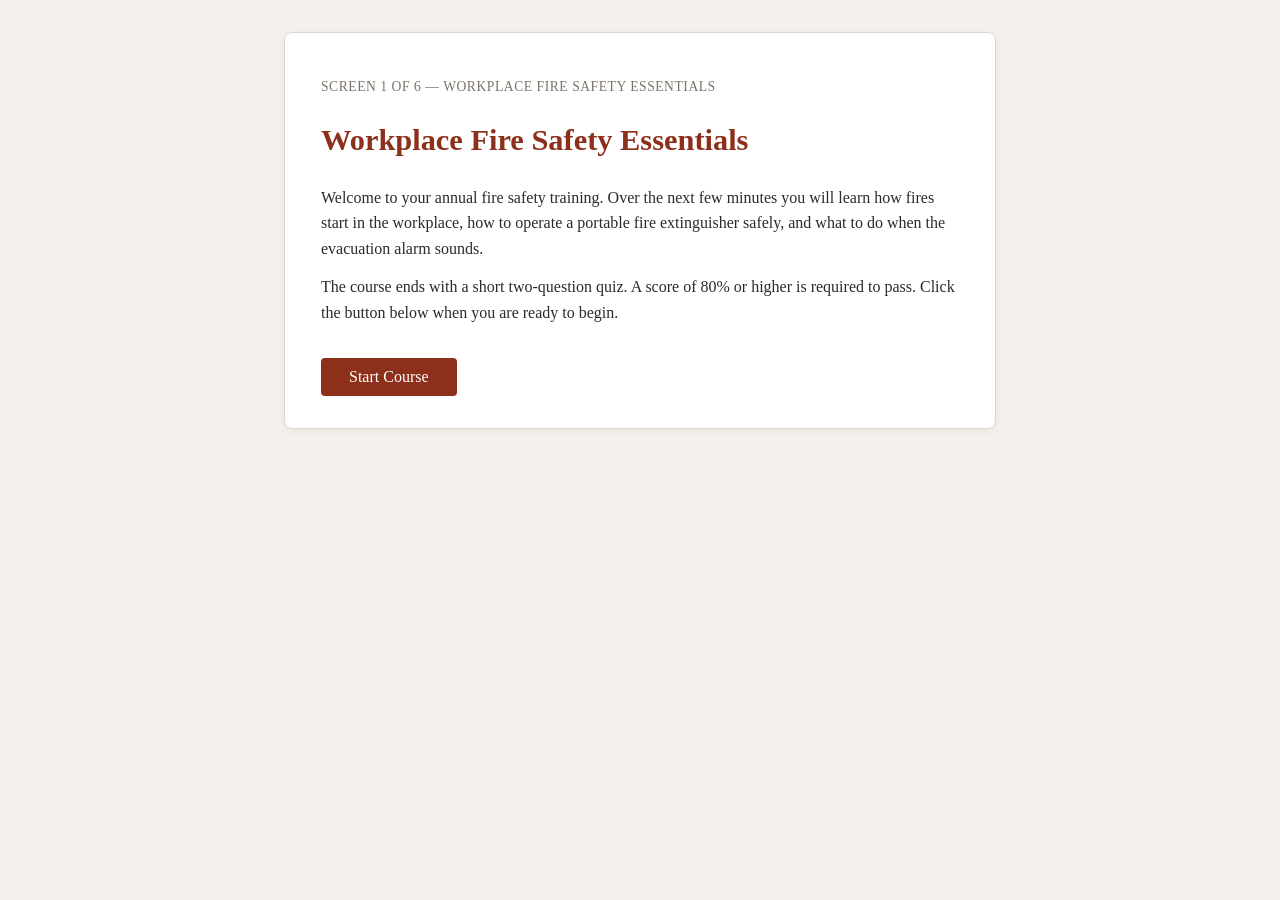
<file: tests/fixtures/src/course_basic_12/index.html>
<!DOCTYPE html>
<html lang="en">
<head>
  <meta charset="UTF-8">
  <meta name="viewport" content="width=device-width, initial-scale=1.0">
  <title>Workplace Fire Safety Essentials</title>
  <link rel="stylesheet" href="style.css">
</head>
<body>
  <div id="app">
    <noscript>This course requires JavaScript to be enabled.</noscript>
  </div>
  <script src="course.js"></script>
</body>
</html>
</file>
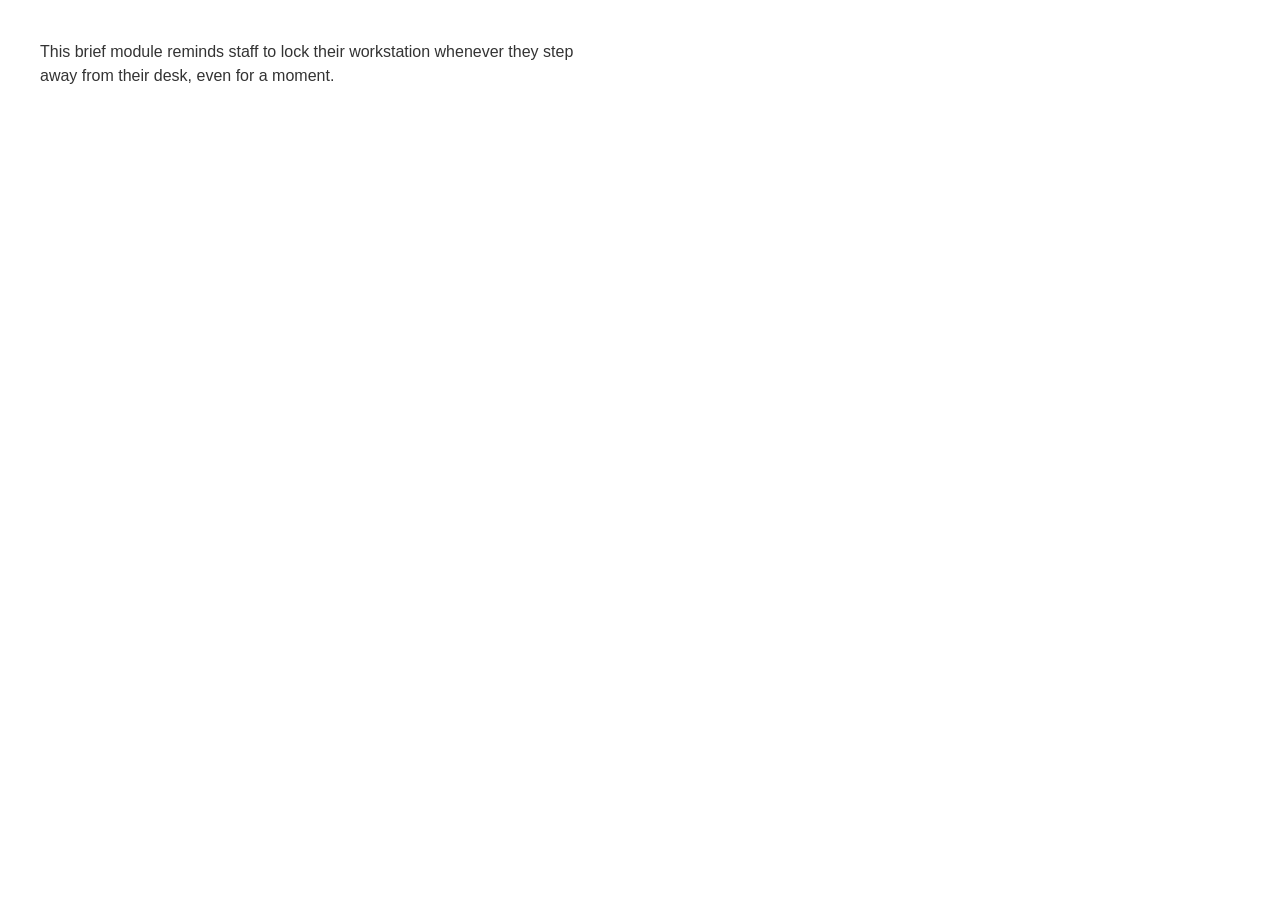
<file: tests/fixtures/src/course_minimal_2004/index.html>
<!DOCTYPE html>
<html lang="en">
<head>
  <meta charset="UTF-8">
  <title>Untitled Module 7</title>
  <style>
    body { font-family: Arial, Helvetica, sans-serif; margin: 40px; color: #333; }
    p { max-width: 560px; line-height: 1.5; }
  </style>
</head>
<body>
  <p>This brief module reminds staff to lock their workstation whenever they step away from their desk, even for a moment.</p>
  <script>
    (function () {
      "use strict";

      function findAPI(win) {
        var tries = 0;
        while ((win.API_1484_11 == null) && (win.parent != null) && (win.parent != win)) {
          tries++;
          if (tries > 500) { return null; }
          win = win.parent;
        }
        return win.API_1484_11;
      }

      function getAPI() {
        var api = null;
        try {
          api = findAPI(window);
          if ((api == null) && (window.opener != null)) {
            api = findAPI(window.opener);
          }
        } catch (e) { api = null; }
        return api;
      }

      var api = getAPI();
      if (api != null) {
        try {
          api.Initialize("");
          api.SetValue("cmi.completion_status", "completed");
          api.Commit("");
          api.Terminate("");
        } catch (e) {
          /* never crash outside an LMS */
        }
      }
    })();
  </script>
</body>
</html>
</file>
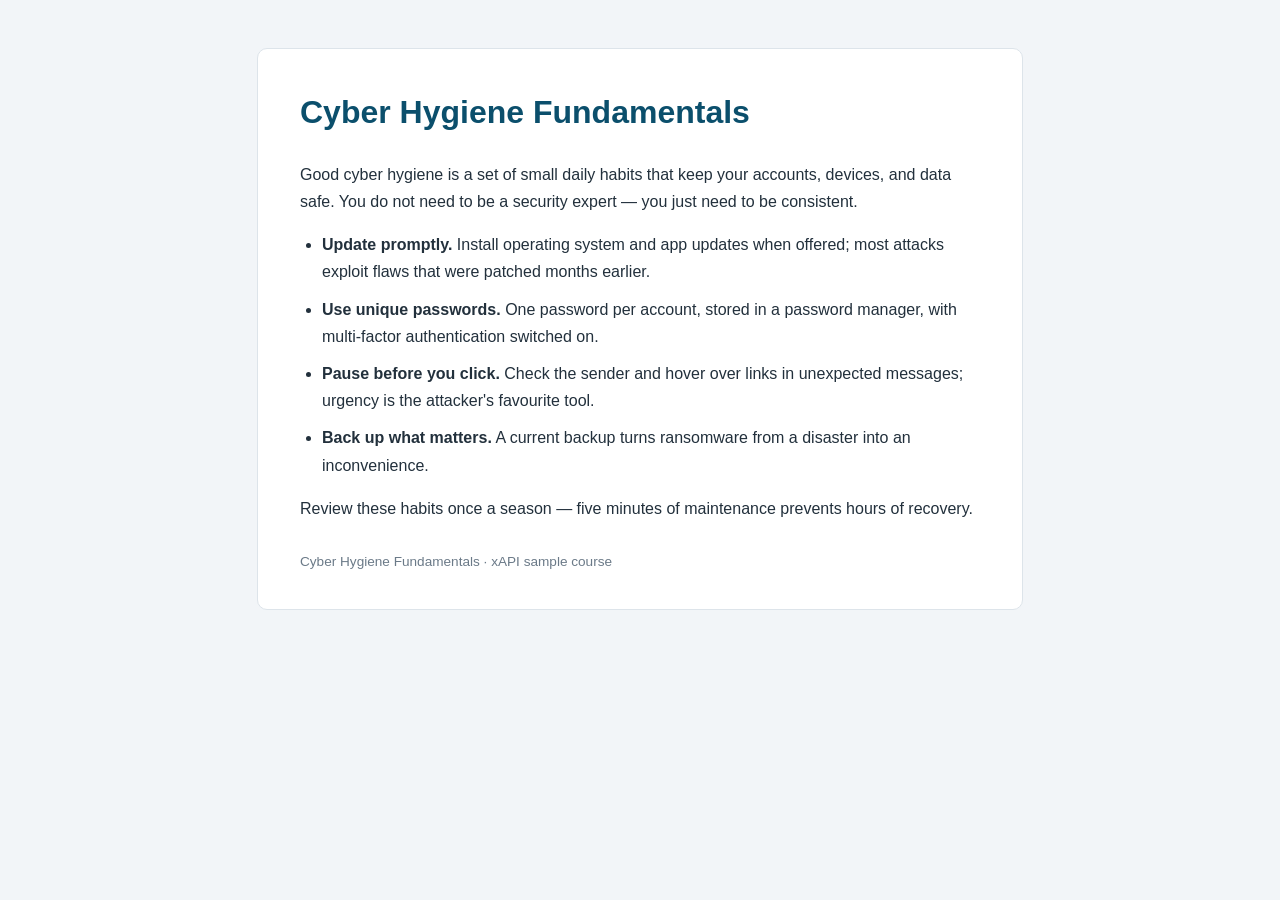
<file: tests/fixtures/src/course_tincan/index.html>
<!DOCTYPE html>
<html lang="en">
<head>
  <meta charset="UTF-8">
  <meta name="viewport" content="width=device-width, initial-scale=1.0">
  <title>Cyber Hygiene Fundamentals</title>
  <style>
    body {
      font-family: "Segoe UI", Arial, Helvetica, sans-serif;
      background: #f2f5f8;
      color: #22303c;
      margin: 0;
      line-height: 1.7;
    }
    .card {
      max-width: 680px;
      margin: 48px auto;
      background: #ffffff;
      border: 1px solid #dde4ea;
      border-radius: 10px;
      padding: 36px 42px;
    }
    h1 { color: #0b4f6c; margin-top: 0; }
    ul { padding-left: 22px; }
    li { margin: 10px 0; }
    footer { color: #6b7a88; font-size: 0.85em; margin-top: 28px; }
  </style>
</head>
<body>
  <div class="card">
    <h1>Cyber Hygiene Fundamentals</h1>
    <p>Good cyber hygiene is a set of small daily habits that keep your accounts, devices,
    and data safe. You do not need to be a security expert &mdash; you just need to be
    consistent.</p>
    <ul>
      <li><strong>Update promptly.</strong> Install operating system and app updates when
      offered; most attacks exploit flaws that were patched months earlier.</li>
      <li><strong>Use unique passwords.</strong> One password per account, stored in a
      password manager, with multi-factor authentication switched on.</li>
      <li><strong>Pause before you click.</strong> Check the sender and hover over links
      in unexpected messages; urgency is the attacker's favourite tool.</li>
      <li><strong>Back up what matters.</strong> A current backup turns ransomware from a
      disaster into an inconvenience.</li>
    </ul>
    <p>Review these habits once a season &mdash; five minutes of maintenance prevents
    hours of recovery.</p>
    <footer>Cyber Hygiene Fundamentals &middot; xAPI sample course</footer>
  </div>
</body>
</html>
</file>
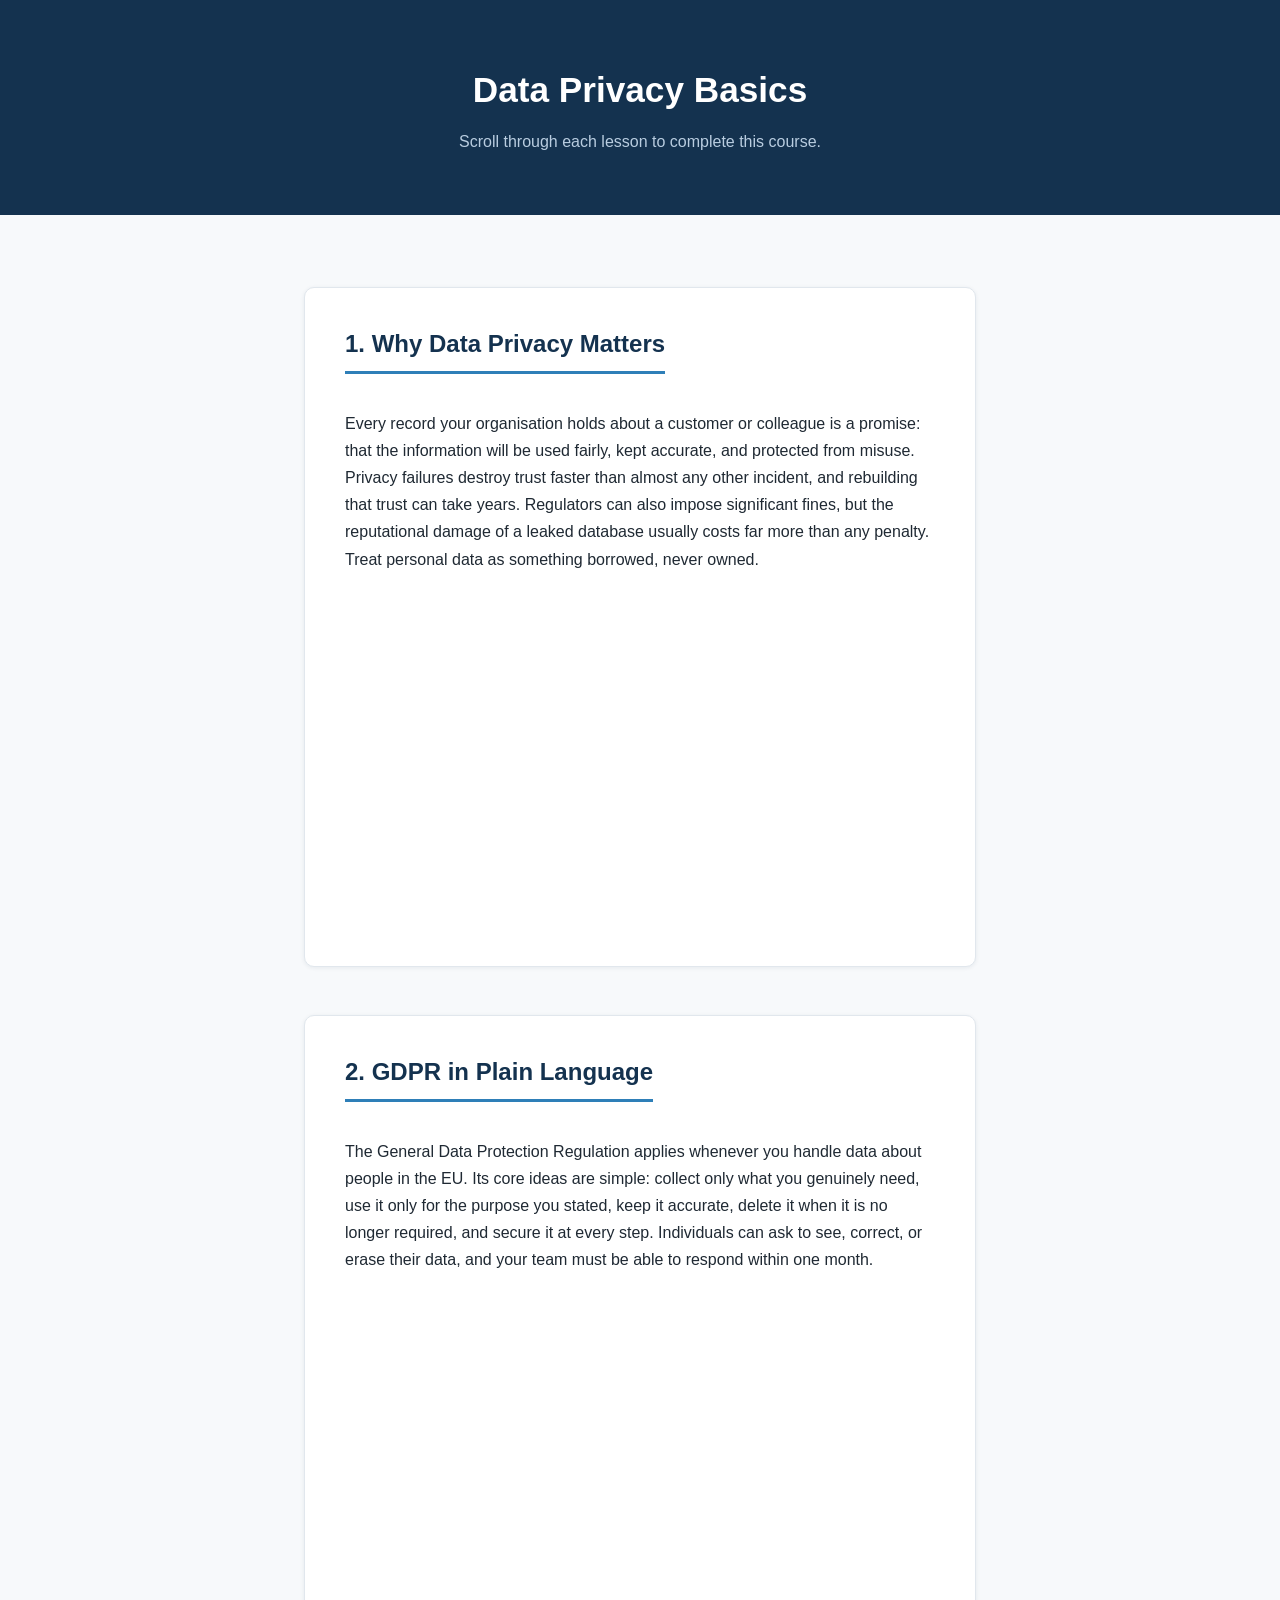
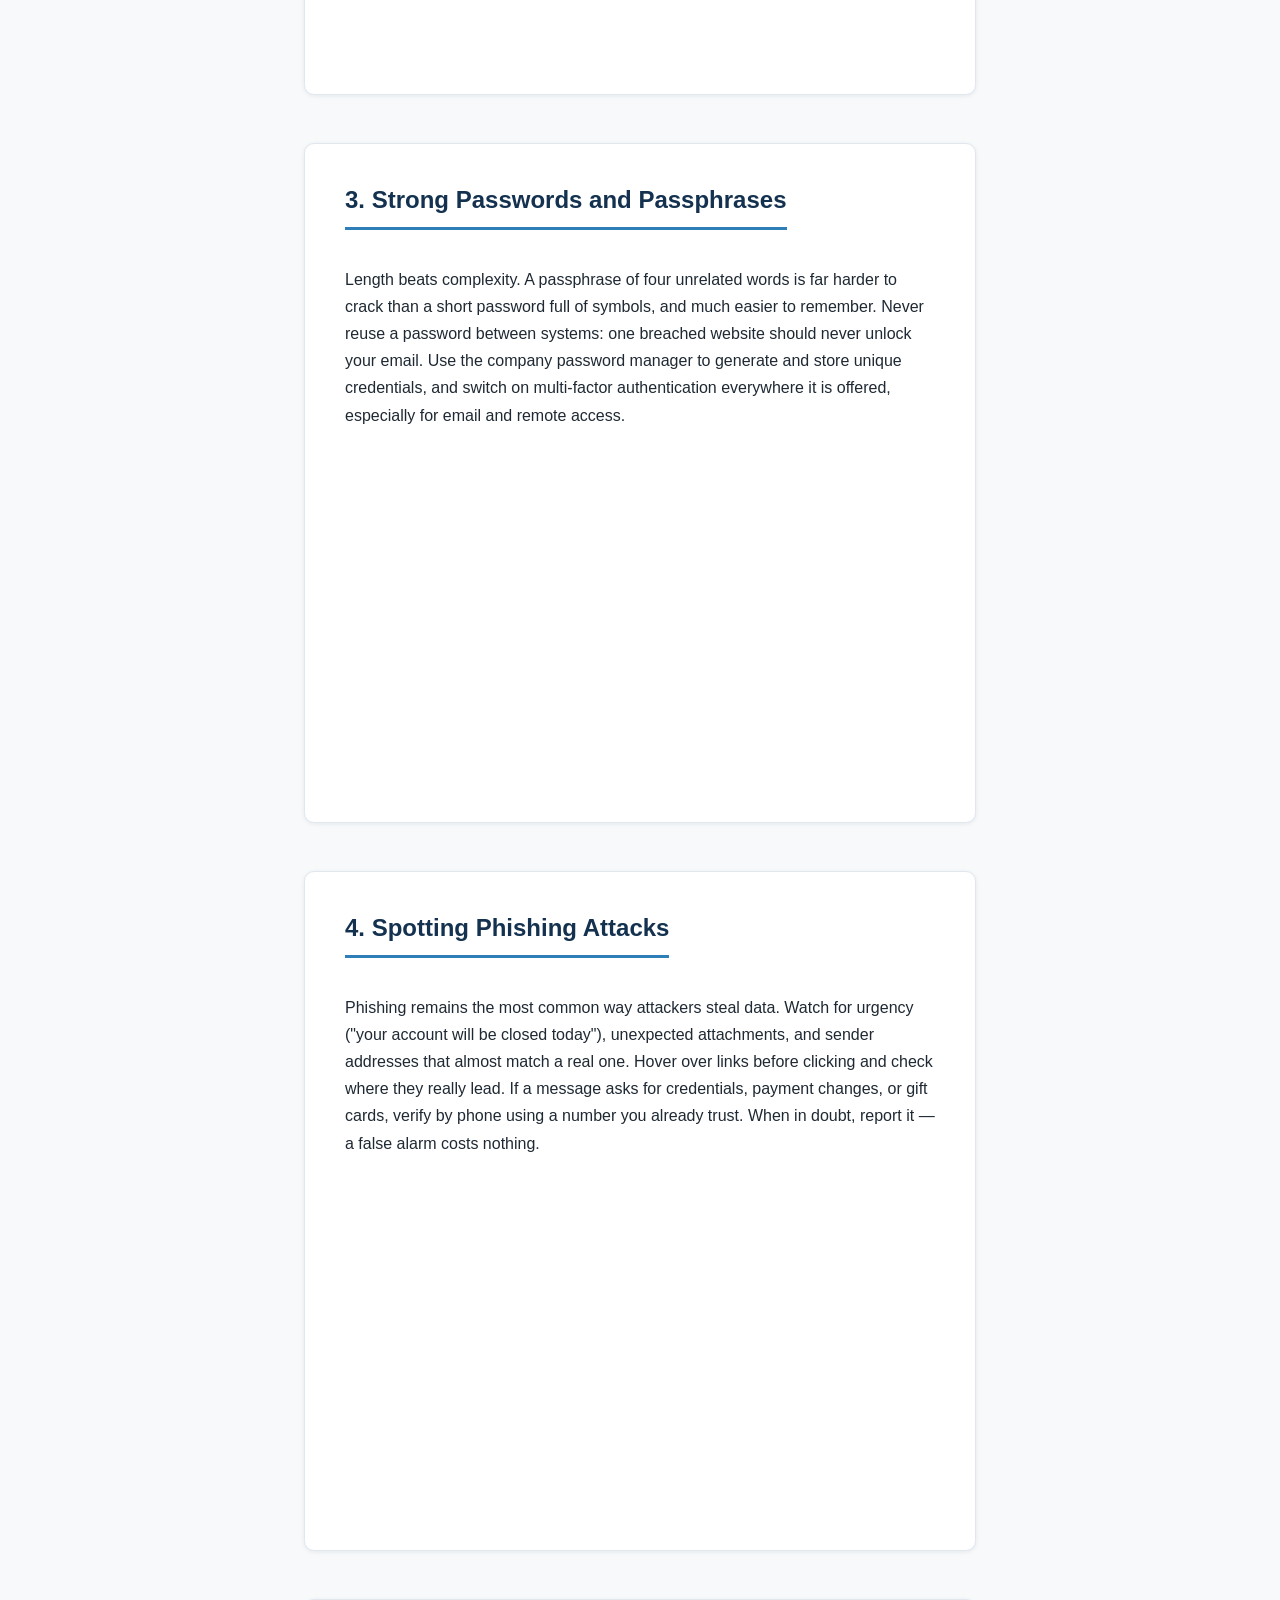
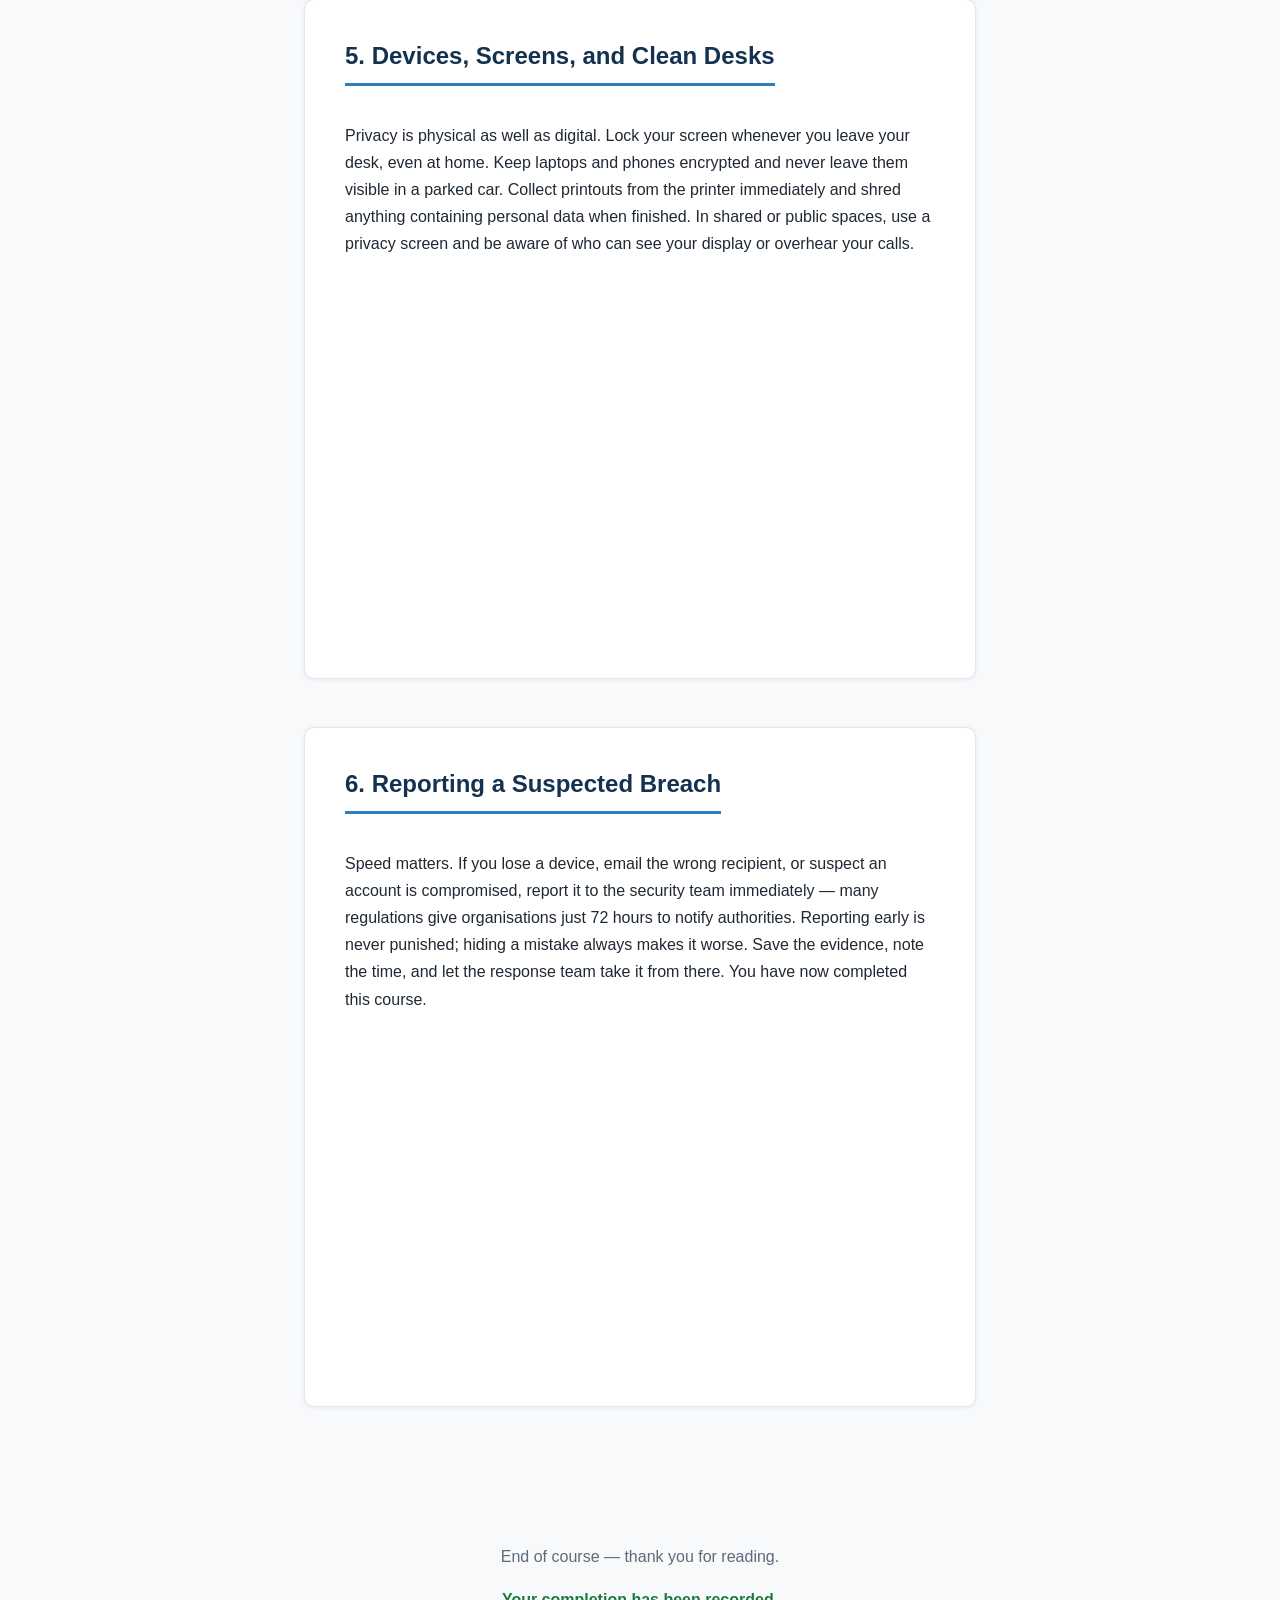
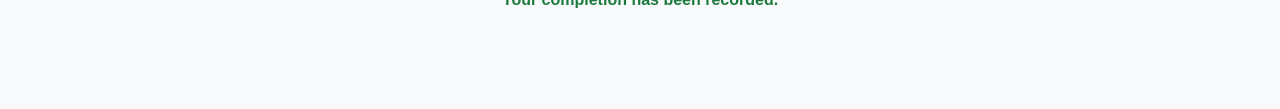
<file: tests/fixtures/src/course_rise_like/scormcontent/index.html>
<!DOCTYPE html>
<html lang="en">
<head>
  <meta charset="UTF-8">
  <meta name="viewport" content="width=device-width, initial-scale=1.0">
  <title>Data Privacy Basics</title>
  <style>
    * { box-sizing: border-box; }
    body {
      margin: 0;
      font-family: "Segoe UI", Arial, Helvetica, sans-serif;
      background: #f7f9fb;
      color: #1f2933;
      line-height: 1.7;
    }
    header {
      background: #14324f;
      color: #ffffff;
      padding: 60px 24px;
      text-align: center;
    }
    header h1 { margin: 0 0 8px; font-size: 2.2em; }
    header p { margin: 0; color: #b9cde0; }
    main { max-width: 720px; margin: 0 auto; padding: 24px; }
    section.lesson {
      background: #ffffff;
      border: 1px solid #e1e7ed;
      border-radius: 10px;
      padding: 36px 40px;
      margin: 48px 0;
      min-height: 680px;
      box-shadow: 0 1px 4px rgba(20, 50, 79, 0.08);
    }
    section.lesson h2 {
      color: #14324f;
      margin-top: 0;
      font-size: 1.5em;
      border-bottom: 3px solid #2e7fb8;
      display: inline-block;
      padding-bottom: 6px;
    }
    footer {
      text-align: center;
      padding: 48px 24px 80px;
      color: #5d6b7a;
    }
    #completion-note {
      display: none;
      margin-top: 12px;
      font-weight: bold;
      color: #1d7a3e;
    }
  </style>
</head>
<body>
  <header>
    <h1>Data Privacy Basics</h1>
    <p>Scroll through each lesson to complete this course.</p>
  </header>
  <main>
    <section class="lesson" id="lesson-1">
      <h2>1. Why Data Privacy Matters</h2>
      <p>Every record your organisation holds about a customer or colleague is a promise:
      that the information will be used fairly, kept accurate, and protected from misuse.
      Privacy failures destroy trust faster than almost any other incident, and rebuilding
      that trust can take years. Regulators can also impose significant fines, but the
      reputational damage of a leaked database usually costs far more than any penalty.
      Treat personal data as something borrowed, never owned.</p>
    </section>

    <section class="lesson" id="lesson-2">
      <h2>2. GDPR in Plain Language</h2>
      <p>The General Data Protection Regulation applies whenever you handle data about
      people in the EU. Its core ideas are simple: collect only what you genuinely need,
      use it only for the purpose you stated, keep it accurate, delete it when it is no
      longer required, and secure it at every step. Individuals can ask to see, correct,
      or erase their data, and your team must be able to respond within one month.</p>
    </section>

    <section class="lesson" id="lesson-3">
      <h2>3. Strong Passwords and Passphrases</h2>
      <p>Length beats complexity. A passphrase of four unrelated words is far harder to
      crack than a short password full of symbols, and much easier to remember. Never
      reuse a password between systems: one breached website should never unlock your
      email. Use the company password manager to generate and store unique credentials,
      and switch on multi-factor authentication everywhere it is offered, especially for
      email and remote access.</p>
    </section>

    <section class="lesson" id="lesson-4">
      <h2>4. Spotting Phishing Attacks</h2>
      <p>Phishing remains the most common way attackers steal data. Watch for urgency
      ("your account will be closed today"), unexpected attachments, and sender addresses
      that almost match a real one. Hover over links before clicking and check where they
      really lead. If a message asks for credentials, payment changes, or gift cards,
      verify by phone using a number you already trust. When in doubt, report it &mdash;
      a false alarm costs nothing.</p>
    </section>

    <section class="lesson" id="lesson-5">
      <h2>5. Devices, Screens, and Clean Desks</h2>
      <p>Privacy is physical as well as digital. Lock your screen whenever you leave your
      desk, even at home. Keep laptops and phones encrypted and never leave them visible
      in a parked car. Collect printouts from the printer immediately and shred anything
      containing personal data when finished. In shared or public spaces, use a privacy
      screen and be aware of who can see your display or overhear your calls.</p>
    </section>

    <section class="lesson" id="lesson-6">
      <h2>6. Reporting a Suspected Breach</h2>
      <p>Speed matters. If you lose a device, email the wrong recipient, or suspect an
      account is compromised, report it to the security team immediately &mdash; many
      regulations give organisations just 72 hours to notify authorities. Reporting early
      is never punished; hiding a mistake always makes it worse. Save the evidence, note
      the time, and let the response team take it from there. You have now completed
      this course.</p>
    </section>
  </main>
  <footer>
    <p>End of course &mdash; thank you for reading.</p>
    <p id="completion-note">Your completion has been recorded.</p>
  </footer>

  <script>
    (function () {
      "use strict";

      /* --- SCORM 1.2 API discovery (standard findAPI walk) ---------- */
      function findAPI(win) {
        var tries = 0;
        while ((win.API == null) && (win.parent != null) && (win.parent != win)) {
          tries++;
          if (tries > 500) { return null; }
          win = win.parent;
        }
        return win.API;
      }

      function getAPI() {
        var api = null;
        try {
          api = findAPI(window);
          if ((api == null) && (window.opener != null)) {
            api = findAPI(window.opener);
          }
        } catch (e) { api = null; }
        return api;
      }

      var api = getAPI();
      var initialized = false;
      var completed = false;

      function lmsCall(fn) {
        if (api == null) { return; }
        try { fn(); } catch (e) { /* never crash outside an LMS */ }
      }

      lmsCall(function () {
        initialized = (api.LMSInitialize("") === "true");
        if (initialized) {
          var status = api.LMSGetValue("cmi.core.lesson_status");
          if (status !== "completed" && status !== "passed") {
            api.LMSSetValue("cmi.core.lesson_status", "incomplete");
            api.LMSCommit("");
          }
        }
      });

      function markComplete() {
        if (completed) { return; }
        completed = true;
        document.getElementById("completion-note").style.display = "block";
        lmsCall(function () {
          if (!initialized) { return; }
          api.LMSSetValue("cmi.core.lesson_status", "completed");
          api.LMSCommit("");
        });
      }

      function atBottom() {
        var doc = document.documentElement;
        var scrolled = (window.pageYOffset || doc.scrollTop) + window.innerHeight;
        return scrolled >= (doc.scrollHeight - 40);
      }

      window.addEventListener("scroll", function () {
        if (!completed && atBottom()) { markComplete(); }
      });

      window.addEventListener("unload", function () {
        lmsCall(function () {
          if (initialized) {
            api.LMSCommit("");
            api.LMSFinish("");
          }
        });
      });
    })();
  </script>
</body>
</html>
</file>
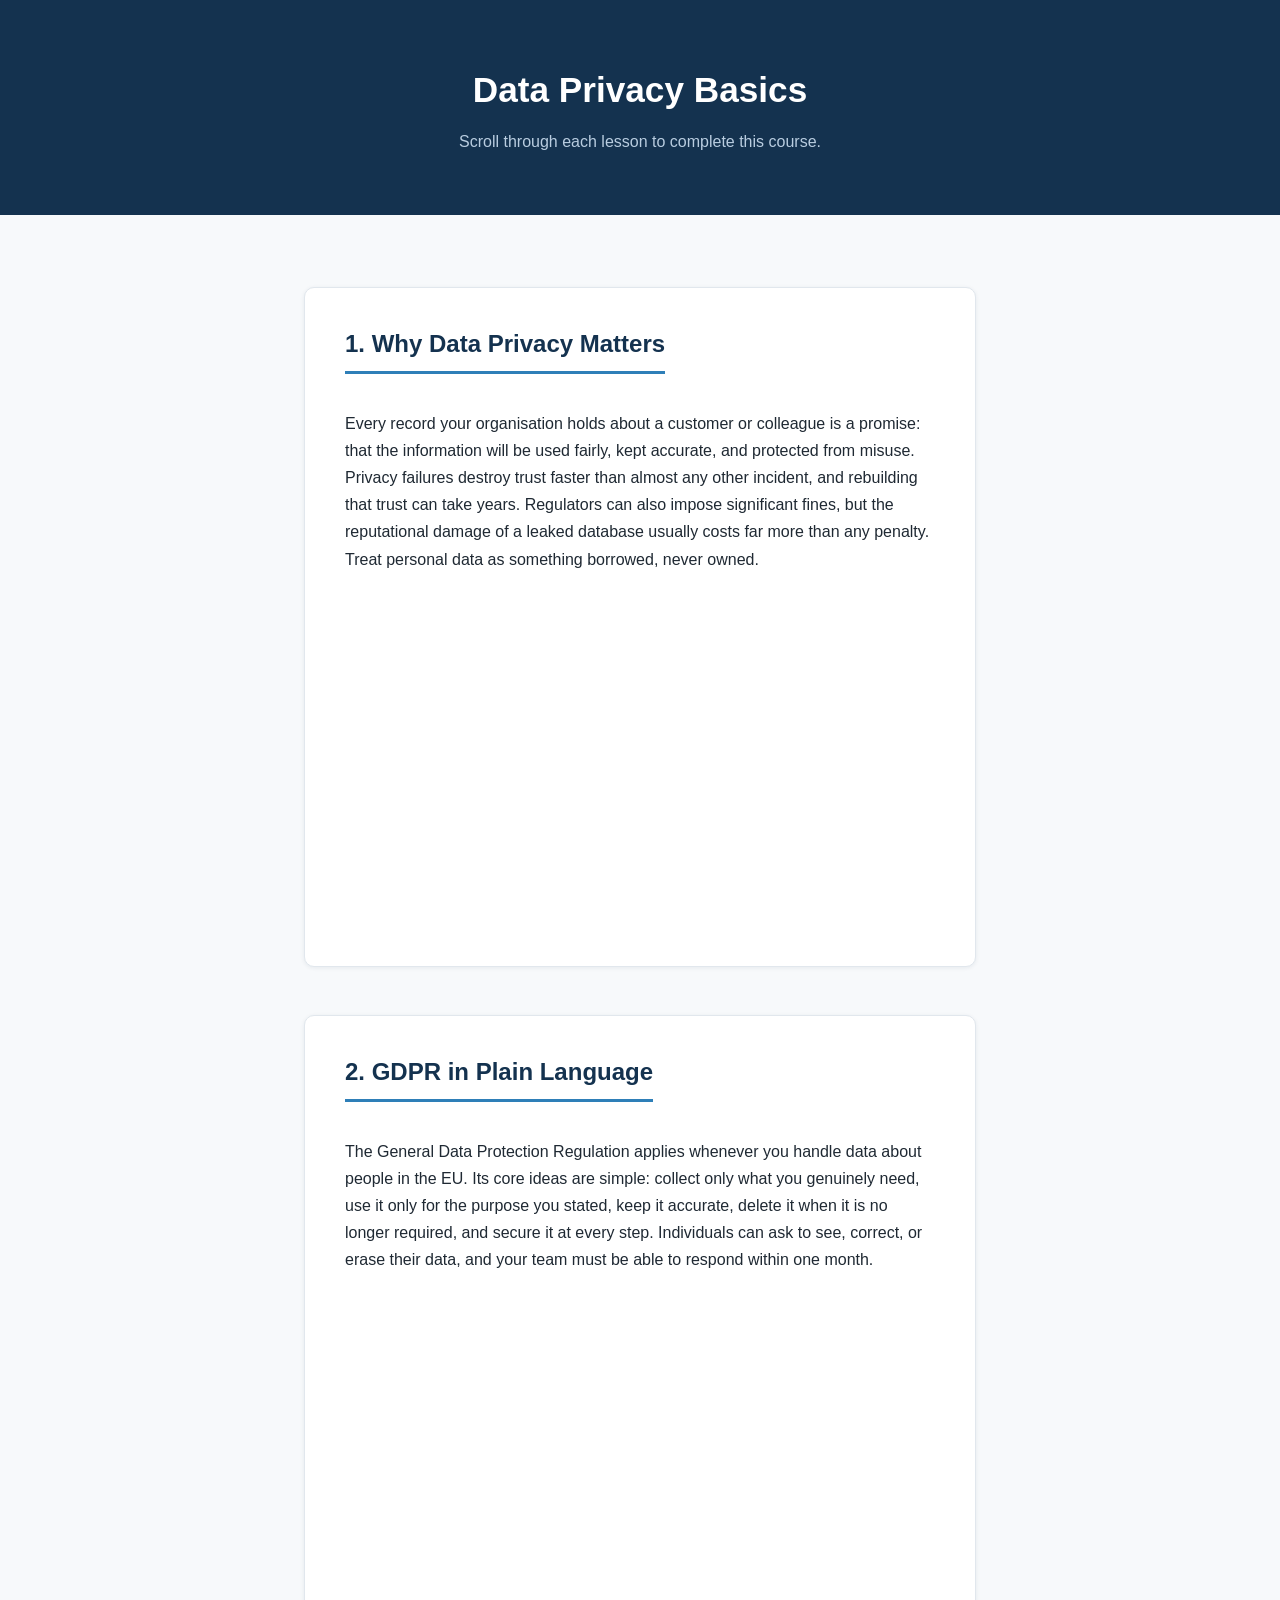
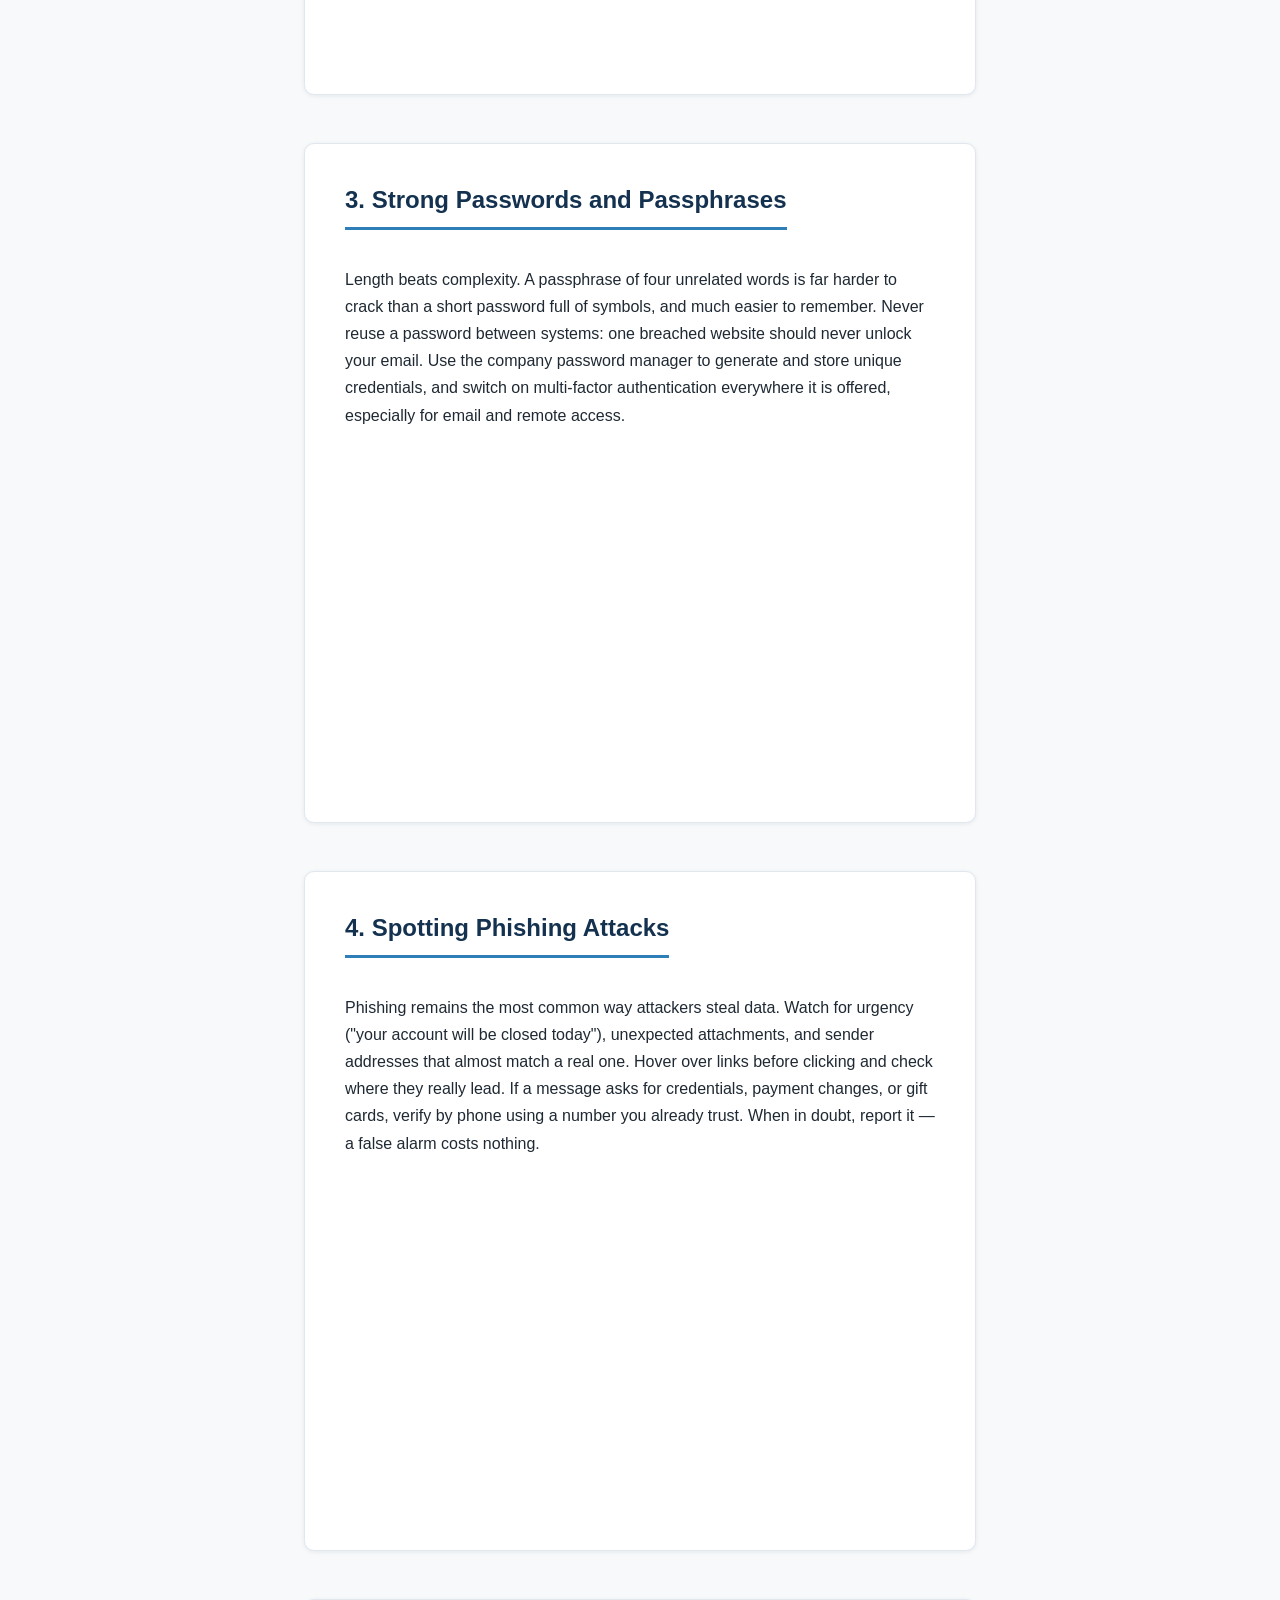
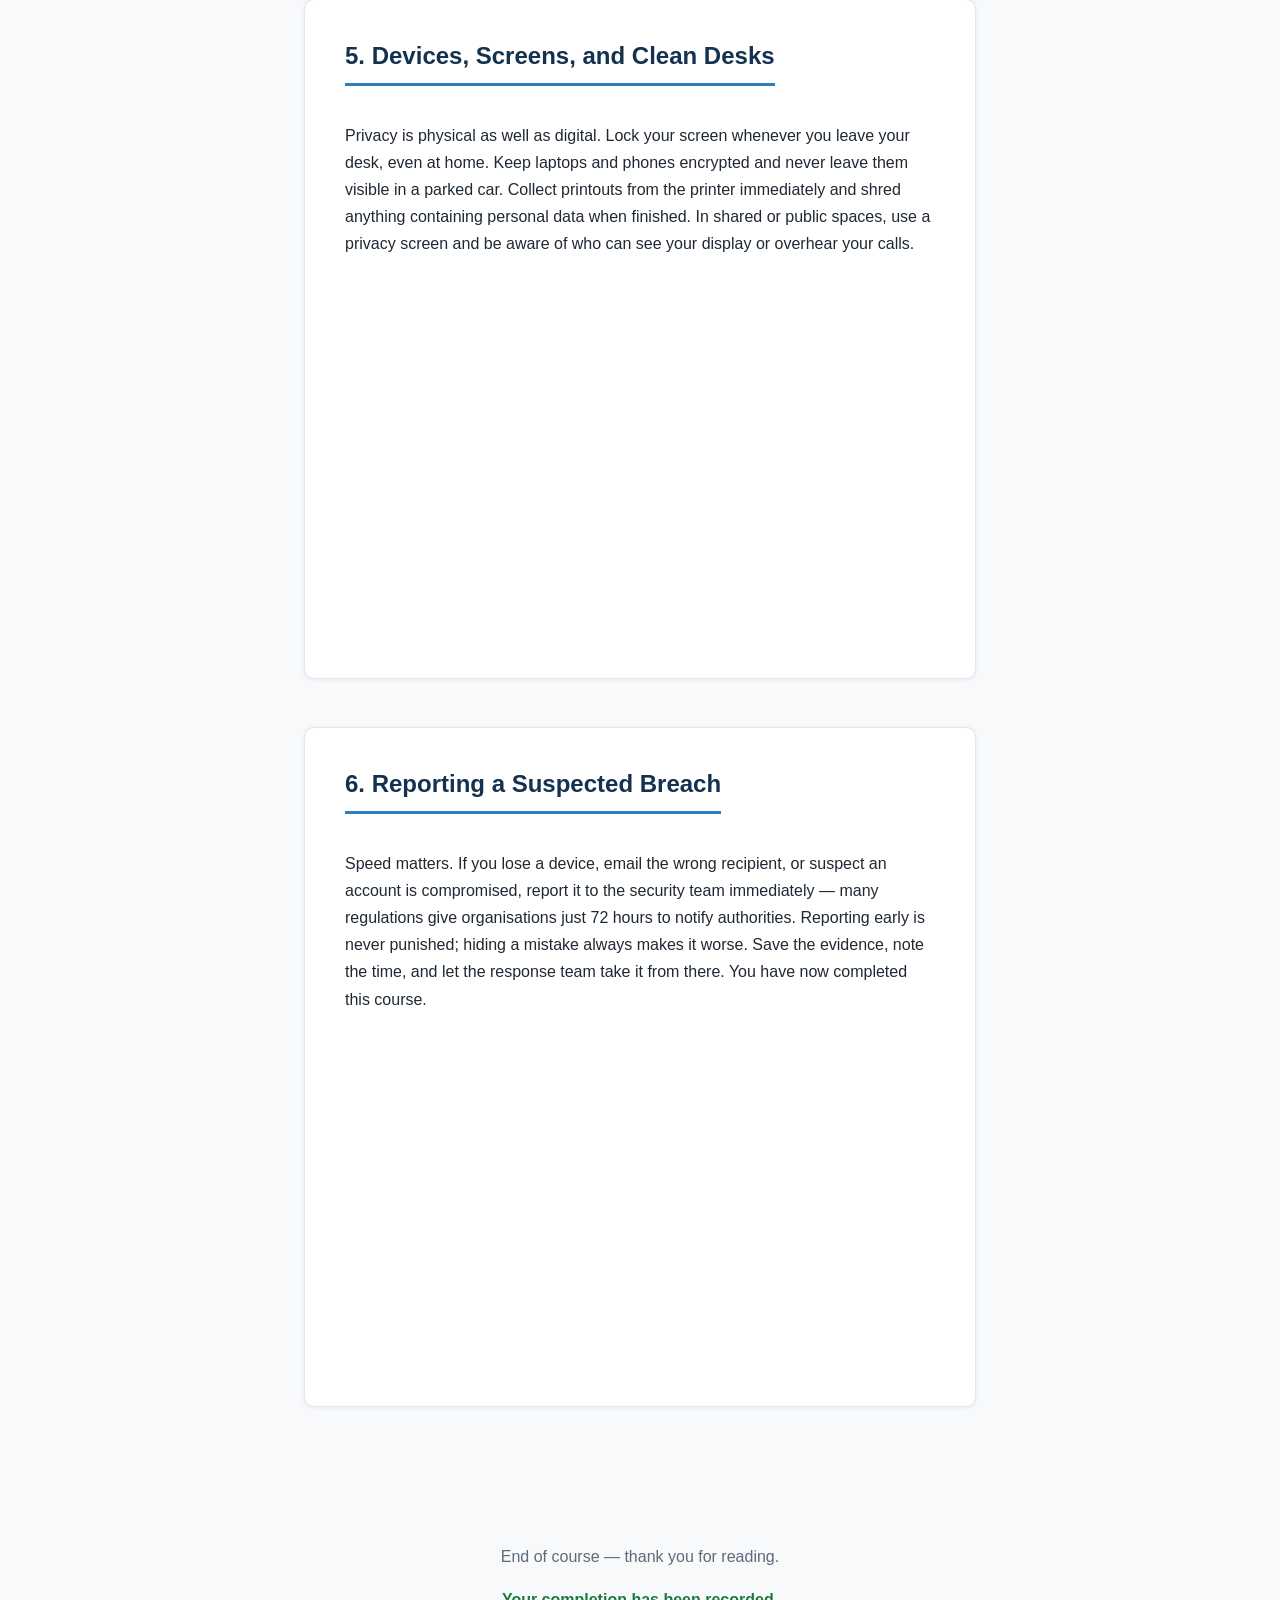
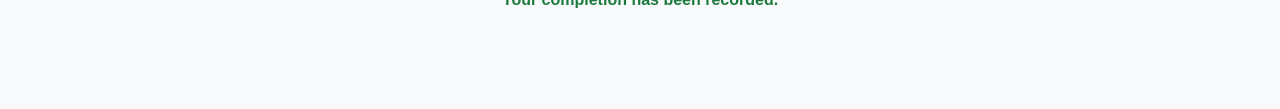
<file: tests/fixtures/src/course_rise_like/scormdriver/indexAPI.html>
<!DOCTYPE html>
<html lang="en">
<head>
  <meta charset="UTF-8">
  <title>Data Privacy Basics</title>
  <meta http-equiv="refresh" content="0;url=../scormcontent/index.html">
</head>
<body>
  <p>Loading course&hellip; If you are not redirected automatically,
    <a href="../scormcontent/index.html">click here to launch the course</a>.</p>
  <script>
    try {
      window.location.replace("../scormcontent/index.html");
    } catch (e) {
      window.location.href = "../scormcontent/index.html";
    }
  </script>
</body>
</html>
</file>
<file: tests/fixtures/src/course_basic_12/style.css>
* { box-sizing: border-box; }

body {
  margin: 0;
  font-family: Georgia, "Times New Roman", serif;
  background: #f4f1ec;
  color: #2b2b2b;
  line-height: 1.6;
}

#app {
  max-width: 760px;
  margin: 0 auto;
  padding: 32px 24px 64px;
}

.screen {
  background: #ffffff;
  border: 1px solid #ddd6cc;
  border-radius: 8px;
  padding: 32px 36px;
  box-shadow: 0 2px 6px rgba(0, 0, 0, 0.06);
}

h1 {
  font-size: 1.9em;
  margin-top: 0;
  color: #8c2f1b;
}

h2 {
  font-size: 1.5em;
  margin-top: 0;
  color: #8c2f1b;
  border-bottom: 2px solid #e7ded2;
  padding-bottom: 8px;
}

p { margin: 0.8em 0; }

.progress {
  font-size: 0.85em;
  color: #7a7468;
  letter-spacing: 0.04em;
  text-transform: uppercase;
  margin-bottom: 18px;
}

button {
  font-family: inherit;
  font-size: 1em;
  padding: 10px 28px;
  margin-top: 20px;
  border: none;
  border-radius: 4px;
  background: #8c2f1b;
  color: #fff;
  cursor: pointer;
}

button:hover { background: #6e2415; }

.choices { list-style: none; padding: 0; margin: 18px 0; }

.choices li { margin: 10px 0; }

.choices label {
  display: block;
  padding: 10px 14px;
  border: 1px solid #d8cfc2;
  border-radius: 4px;
  cursor: pointer;
  background: #faf8f4;
}

.choices label:hover { background: #f0e9de; }

.choices input { margin-right: 10px; }

.feedback {
  margin-top: 18px;
  padding: 12px 16px;
  border-radius: 4px;
  font-weight: bold;
}

.feedback.correct { background: #e4f2e0; color: #2c5e23; border: 1px solid #9cc78f; }

.feedback.wrong { background: #f9e3df; color: #7d2417; border: 1px solid #d99c8e; }

.feedback.notice { background: #fdf6dd; color: #6e5a10; border: 1px solid #e0cd83; }

.complete-banner {
  text-align: center;
  padding: 40px 20px;
}

.complete-banner h1 { color: #2c5e23; }

.score-line { font-size: 1.2em; }
</file>
